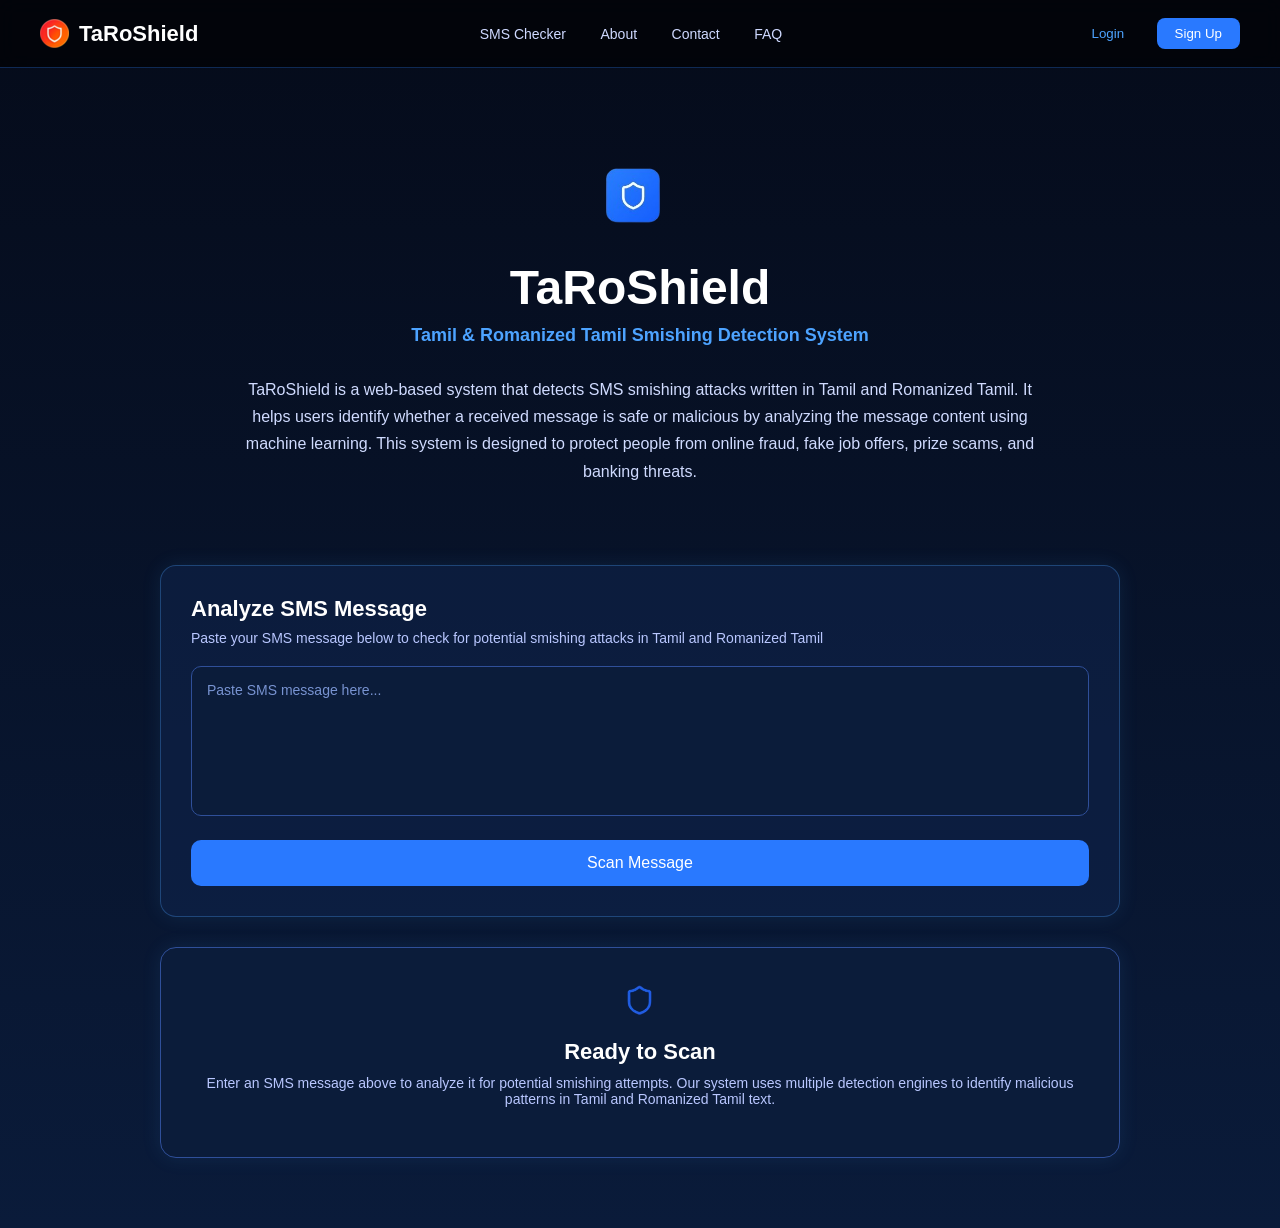
<file: index.html>
<!DOCTYPE html>
<html lang="en">
<head>
  <meta charset="UTF-8" />
  <title>TaRoShield</title>
  <meta name="viewport" content="width=device-width, initial-scale=1.0" />

  <!-- External CSS -->
  <link rel="stylesheet" href="css/style.css" />
</head>
<body>

<!-- NAVBAR -->
<div class="navbar">
  <div class="logo">
    <img src="assets/logo_nav.png" alt="TaRoShield Logo" />
    <span>TaRoShield</span>
  </div>

  <div class="menu">
    <a href="index.html">SMS Checker</a>
    <a href="about.html">About</a>
    <a href="contact.html">Contact</a>
    <a href="faq.html">FAQ</a>
  </div>

  <div class="nav-actions">
    <button class="login-btn" onclick="location.href='login.html'">Login</button>
    <button class="signup-btn" onclick="location.href='signup.html'">Sign Up</button>
  </div>
</div>

<!-- HERO -->
<div class="hero">
  <img src="assets/logo_center.png" alt="TaRoShield Main Logo" class="hero-logo" />
  <h1>TaRoShield</h1>
  <h2>Tamil & Romanized Tamil Smishing Detection System</h2>
  <p>
    TaRoShield is a web-based system that detects SMS smishing attacks written in Tamil and Romanized Tamil.
    It helps users identify whether a received message is safe or malicious by analyzing the message content
    using machine learning. This system is designed to protect people from online fraud, fake job offers,
    prize scams, and banking threats.
  </p>
</div>

<!-- CONTENT -->
<div class="container">

  <!-- SMS INPUT -->
  <div class="card">
    <h3>Analyze SMS Message</h3>
    <p>Paste your SMS message below to check for potential smishing attacks in Tamil and Romanized Tamil</p>
    <textarea id="smsText" placeholder="Paste SMS message here..."></textarea>
    <button class="scan-btn" onclick="scanMessage()">Scan Message</button>
  </div>

  <!-- RESULT -->
  <div class="card result" id="resultBox">
    <img src="assets/logo_result.png" alt="Result Logo" />
    <h4 id="resultTitle">Ready to Scan</h4>
    <p id="resultText">
      Enter an SMS message above to analyze it for potential smishing attempts.
      Our system uses multiple detection engines to identify malicious patterns in Tamil and Romanized Tamil text.
    </p>
  </div>

</div>

<!-- External JS -->
<script src="js/script.js"></script>

</body>
</html>
</file>
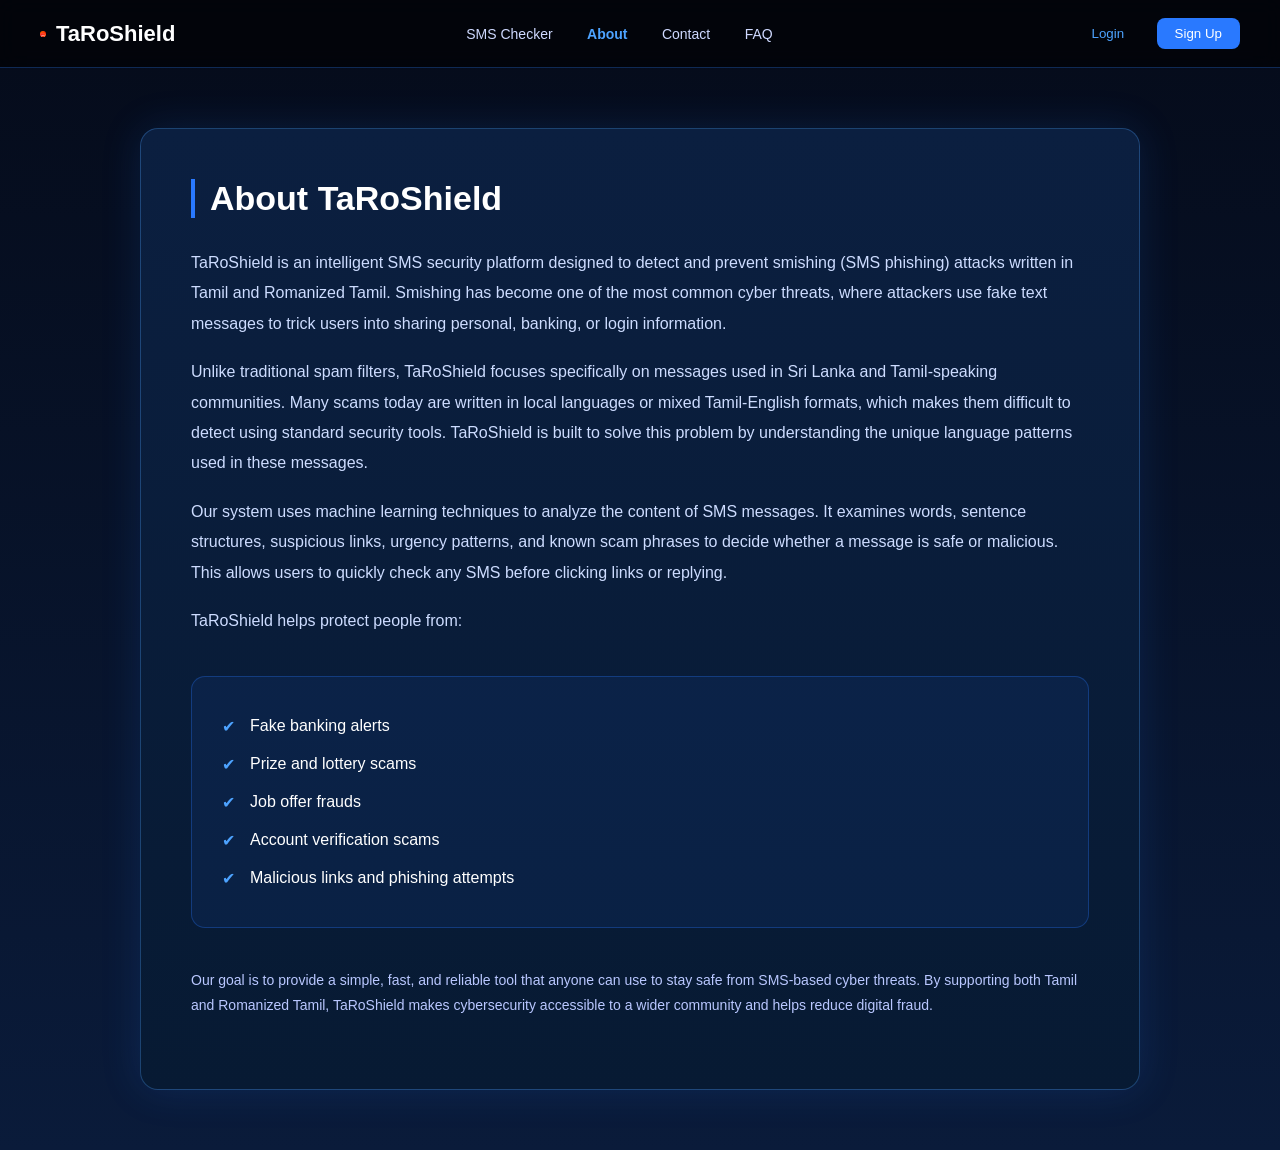
<file: about.html>
<!DOCTYPE html>
<html>
<head>
<title>About – TaRoShield</title>
<link rel="stylesheet" href="css/style.css">
</head>
<body>
    <body>

<!-- NAVBAR -->
<div class="navbar">
  <div class="logo">
    <div class="logo-icon">
      <img src="assets/logo_nav.png" />
    </div>
    <span>TaRoShield</span>
  </div>

  <div class="menu">
    <a href="index.html">SMS Checker</a>
    <a href="about.html" class="active">About</a>
    <a href="contact.html">Contact</a>
    <a href="faq.html">FAQ</a>
  </div>

  <div class="nav-actions">
    <button class="login-btn" onclick="location.href='login.html'">Login</button>
    <button class="signup-btn" onclick="location.href='signup.html'">Sign Up</button>
  </div>
</div>


<div class="card about-card">

  <h2 class="about-title">About TaRoShield</h2>

  <div class="about-text">

    <p>
    TaRoShield is an intelligent SMS security platform designed to detect and prevent smishing (SMS phishing) attacks written in Tamil and Romanized Tamil. Smishing has become one of the most common cyber threats, where attackers use fake text messages to trick users into sharing personal, banking, or login information.
    </p>

    <p>
    Unlike traditional spam filters, TaRoShield focuses specifically on messages used in Sri Lanka and Tamil-speaking communities. Many scams today are written in local languages or mixed Tamil-English formats, which makes them difficult to detect using standard security tools. TaRoShield is built to solve this problem by understanding the unique language patterns used in these messages.
    </p>

    <p>
    Our system uses machine learning techniques to analyze the content of SMS messages. It examines words, sentence structures, suspicious links, urgency patterns, and known scam phrases to decide whether a message is safe or malicious. This allows users to quickly check any SMS before clicking links or replying.
    </p>

    <p>
    TaRoShield helps protect people from:
    </p>

  </div>

  <div class="about-features">
    <ul>
      <li>Fake banking alerts</li>
      <li>Prize and lottery scams</li>
      <li>Job offer frauds</li>
      <li>Account verification scams</li>
      <li>Malicious links and phishing attempts</li>
    </ul>
  </div>

  <p class="about-footer">
    Our goal is to provide a simple, fast, and reliable tool that anyone can use to stay safe from SMS-based cyber threats. By supporting both Tamil and Romanized Tamil, TaRoShield makes cybersecurity accessible to a wider community and helps reduce digital fraud.
  </p>

</div>


</body>
</html>
</file>
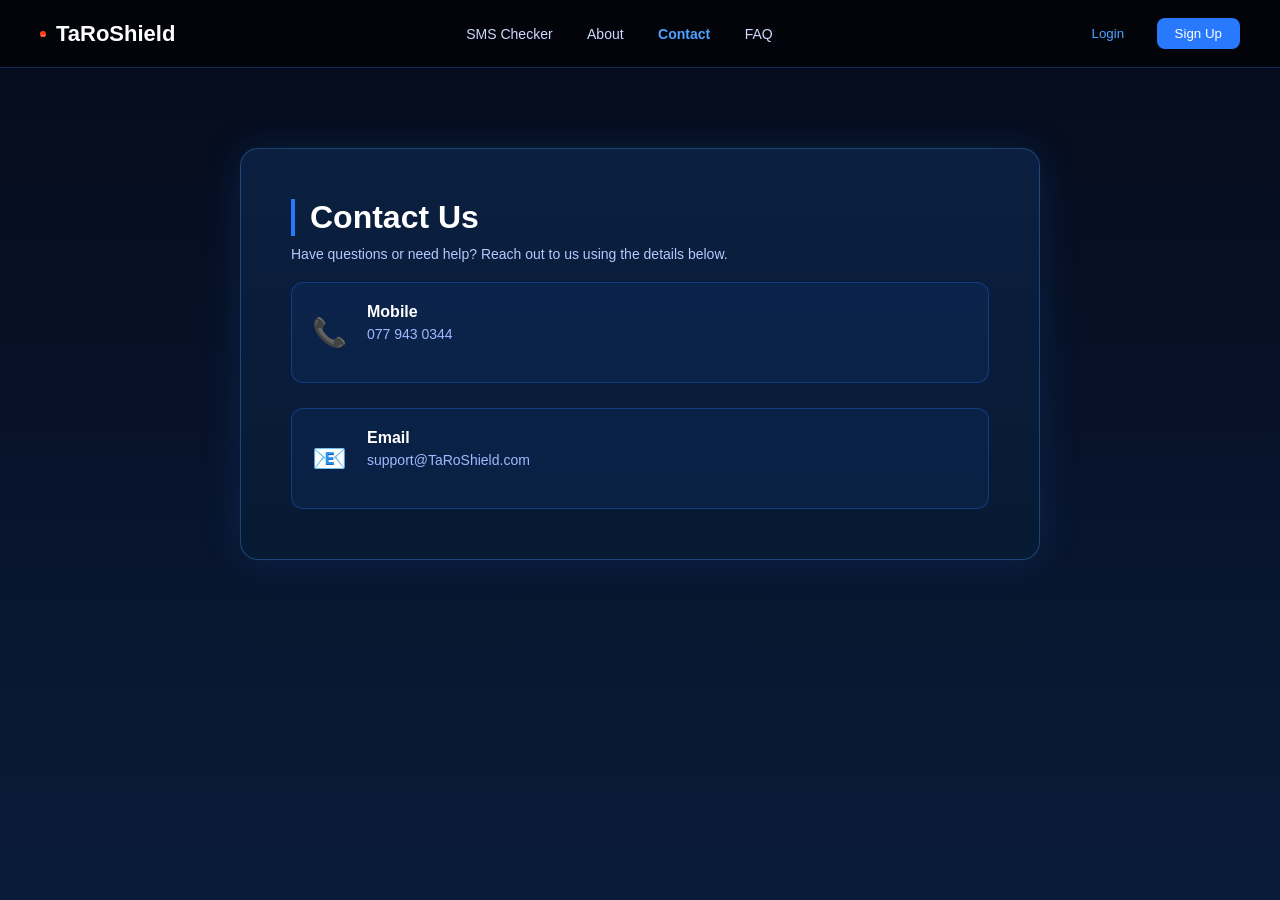
<file: contact.html>
<!DOCTYPE html>
<html>
<head>
<title>Contact – TaRoShield</title>
<link rel="stylesheet" href="css/style.css">
</head>
<body>

<div class="navbar">
  <div class="logo">
    <div class="logo-icon">
      <img src="assets/logo_nav.png" alt="TaRoShield Logo">
    </div>
    <span>TaRoShield</span>
  </div>

  <div class="menu">
    <a href="index.html">SMS Checker</a>
    <a href="about.html">About</a>
    <a href="contact.html" class="active">Contact</a>
    <a href="faq.html">FAQ</a>
  </div>

  <div class="nav-actions">
    <button class="login-btn" onclick="location.href='login.html'">Login</button>
    <button class="signup-btn" onclick="location.href='signup.html'">Sign Up</button>
  </div>
</div>


<div class="card contact-card">

  <h2 class="contact-title">Contact Us</h2>

  <p class="contact-subtitle">
    Have questions or need help? Reach out to us using the details below.
  </p>

  <div class="contact-items">

    <div class="contact-item">
      <span class="contact-icon">📞</span>
      <div>
        <strong>Mobile</strong>
        <p>077 943 0344</p>
      </div>
    </div>

    <div class="contact-item">
      <span class="contact-icon">📧</span>
      <div>
        <strong>Email</strong>
        <p>support@TaRoShield.com</p>
      </div>
    </div>

  </div>

</div>


</body>
</html>
</file>
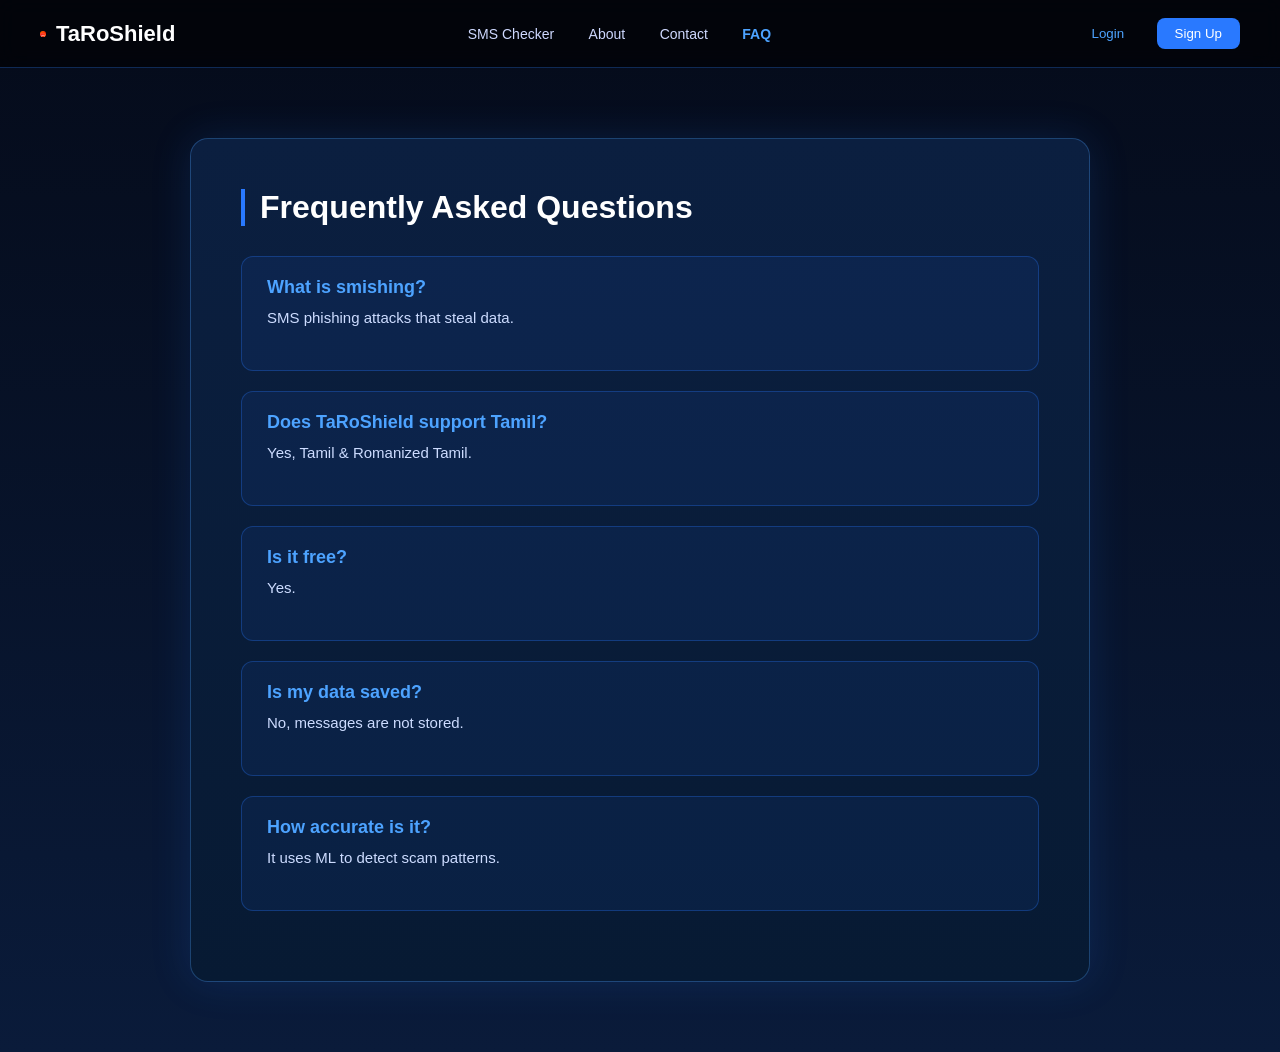
<file: faq.html>
<!DOCTYPE html>
<html>
<head>
<title>FAQ – TaRoShield</title>
<link rel="stylesheet" href="css/style.css">
</head>
<body>

<div class="navbar">
  <div class="logo">
    <div class="logo-icon">
      <img src="assets/logo_nav.png" alt="TaRoShield Logo">
    </div>
    <span>TaRoShield</span>
  </div>

  <div class="menu">
    <a href="index.html">SMS Checker</a>
    <a href="about.html">About</a>
    <a href="contact.html">Contact</a>
    <a href="faq.html" class="active">FAQ</a>
  </div>

  <div class="nav-actions">
    <button class="login-btn" onclick="location.href='login.html'">Login</button>
    <button class="signup-btn" onclick="location.href='signup.html'">Sign Up</button>
  </div>
</div>


<div class="card faq-card">

  <h2 class="faq-title">Frequently Asked Questions</h2>

  <div class="faq-item">
    <h3>What is smishing?</h3>
    <p>SMS phishing attacks that steal data.</p>
  </div>

  <div class="faq-item">
    <h3>Does TaRoShield support Tamil?</h3>
    <p>Yes, Tamil & Romanized Tamil.</p>
  </div>

  <div class="faq-item">
    <h3>Is it free?</h3>
    <p>Yes.</p>
  </div>

  <div class="faq-item">
    <h3>Is my data saved?</h3>
    <p>No, messages are not stored.</p>
  </div>

  <div class="faq-item">
    <h3>How accurate is it?</h3>
    <p>It uses ML to detect scam patterns.</p>
  </div>

</div>

</body>
</html>
</file>
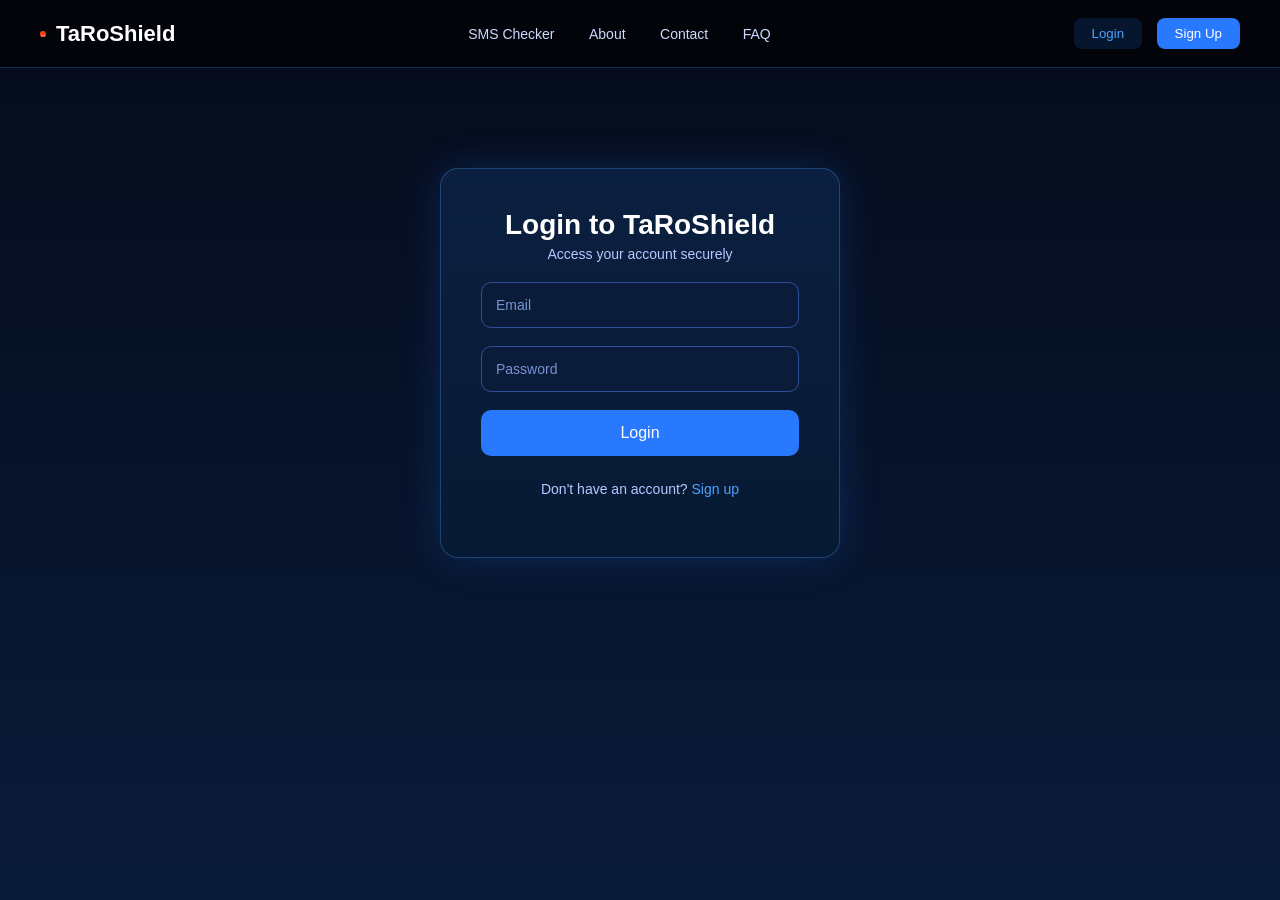
<file: login.html>
<!DOCTYPE html>
<html>
<head>
<title>Login – TaRoShield</title>
<link rel="stylesheet" href="css/style.css">
</head>
<body>
<div class="navbar">
  <div class="logo">
    <div class="logo-icon"><img src="assets/logo_nav.png" alt="TaRoShield Logo"></div>
    <span>TaRoShield</span>
  </div>
  <div class="menu">
    <a href="index.html">SMS Checker</a>
    <a href="about.html">About</a>
    <a href="contact.html">Contact</a>
    <a href="faq.html">FAQ</a>
  </div>
  <div class="nav-actions">
    <button class="login-btn active" onclick="location.href='login.html'">Login</button>
    <button class="signup-btn" onclick="location.href='signup.html'">Sign Up</button>
  </div>
</div>

<div class="card login-card">
  <h2 class="login-title">Login to TaRoShield</h2>
  <p class="login-subtitle">Access your account securely</p>

  <!-- Message box -->
  <div id="msgBox" style="display:none; padding:12px; border-radius:8px; margin-bottom:16px; font-size:14px; text-align:center;"></div>

  <div class="login-form">
    <input type="email" id="email" placeholder="Email" required>
    <input type="password" id="password" placeholder="Password" required>
    <button class="login-submit" id="loginBtn" onclick="doLogin()">Login</button>
  </div>

  <p class="login-footer">
    Don't have an account? <a href="signup.html">Sign up</a>
  </p>
</div>

<script>
async function doLogin() {
  const email = document.getElementById("email").value.trim();
  const password = document.getElementById("password").value.trim();
  const btn = document.getElementById("loginBtn");

  if (!email || !password) {
    showMsg("Please enter your email and password.", "error");
    return;
  }

  btn.disabled = true;
  btn.textContent = "Logging in...";

  try {
    const res = await fetch("http://127.0.0.1:5000/login", {
      method: "POST",
      headers: { "Content-Type": "application/json" },
      credentials: "include",
      body: JSON.stringify({ email, password })
    });

    const data = await res.json();

    if (data.success) {
      showMsg("✅ " + data.message, "success");
      // Save name to show on main page
      localStorage.setItem("user_name", data.full_name);
      localStorage.setItem("user_email", data.email);
      setTimeout(() => location.href = "index.html", 1000);
    } else {
      showMsg("❌ " + data.message, "error");
      btn.disabled = false;
      btn.textContent = "Login";
    }
  } catch (err) {
    showMsg("❌ Cannot connect to server. Make sure Flask is running.", "error");
    btn.disabled = false;
    btn.textContent = "Login";
  }
}

function showMsg(text, type) {
  const box = document.getElementById("msgBox");
  box.textContent = text;
  box.style.display = "block";
  box.style.background = type === "success" ? "rgba(46,204,113,0.15)" : "rgba(231,76,60,0.15)";
  box.style.border = type === "success" ? "1px solid #2ecc71" : "1px solid #e74c3c";
  box.style.color = type === "success" ? "#2ecc71" : "#e74c3c";
}

document.addEventListener("keydown", e => { if (e.key === "Enter") doLogin(); });
</script>
</body>
</html>
</file>
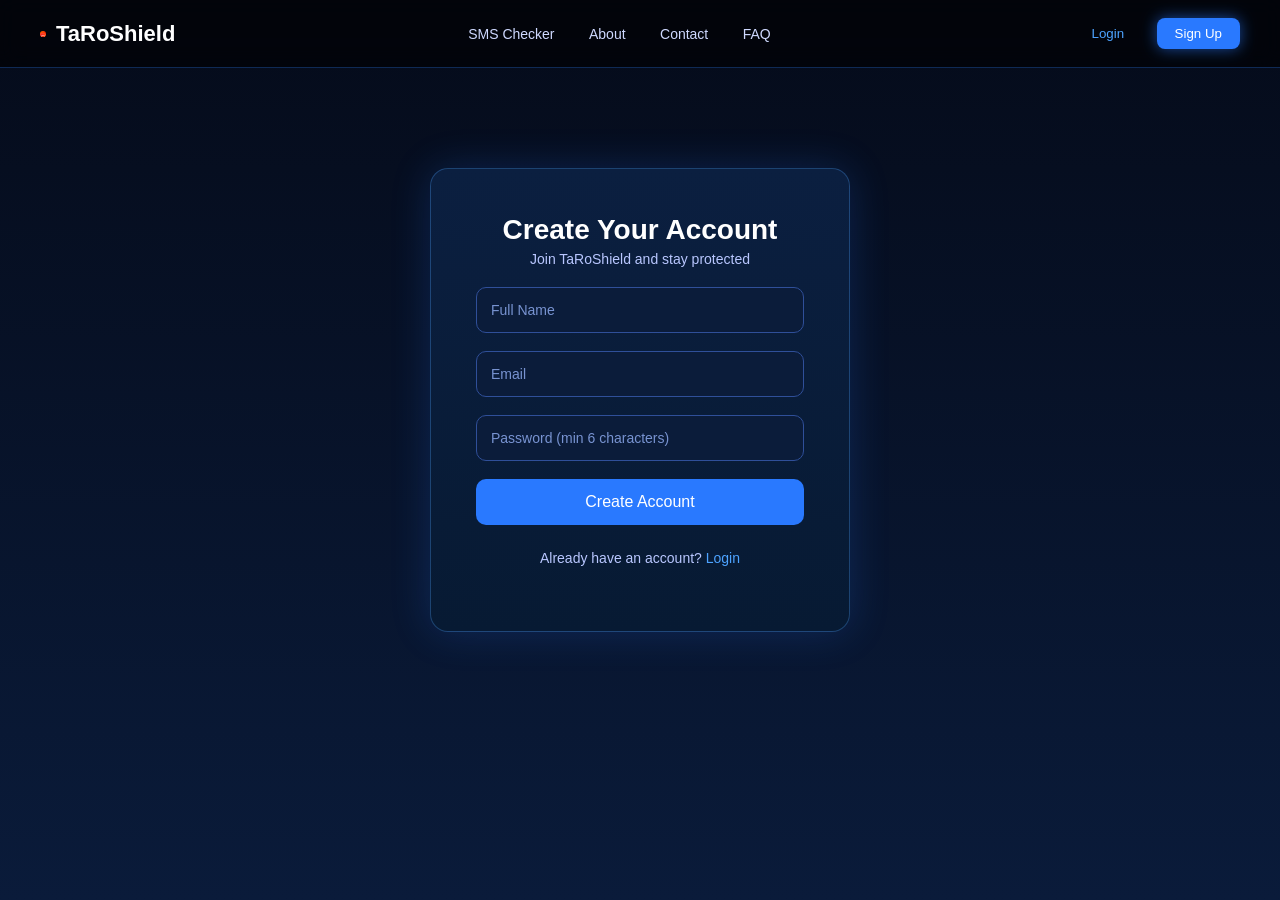
<file: signup.html>
<!DOCTYPE html>
<html>
<head>
<title>Sign Up – TaRoShield</title>
<link rel="stylesheet" href="css/style.css">
</head>
<body>
<div class="navbar">
  <div class="logo">
    <div class="logo-icon"><img src="assets/logo_nav.png" alt="TaRoShield Logo"></div>
    <span>TaRoShield</span>
  </div>
  <div class="menu">
    <a href="index.html">SMS Checker</a>
    <a href="about.html">About</a>
    <a href="contact.html">Contact</a>
    <a href="faq.html">FAQ</a>
  </div>
  <div class="nav-actions">
    <button class="login-btn" onclick="location.href='login.html'">Login</button>
    <button class="signup-btn active" onclick="location.href='signup.html'">Sign Up</button>
  </div>
</div>

<div class="card signup-card">
  <h2 class="signup-title">Create Your Account</h2>
  <p class="signup-subtitle">Join TaRoShield and stay protected</p>

  <!-- Message box -->
  <div id="msgBox" style="display:none; padding:12px; border-radius:8px; margin-bottom:16px; font-size:14px; text-align:center;"></div>

  <div class="signup-form">
    <input type="text" id="fullName" placeholder="Full Name" required>
    <input type="email" id="email" placeholder="Email" required>
    <input type="password" id="password" placeholder="Password (min 6 characters)" required>
    <button class="signup-submit" id="signupBtn" onclick="doSignup()">Create Account</button>
  </div>

  <p class="signup-footer">
    Already have an account? <a href="login.html">Login</a>
  </p>
</div>

<script>
async function doSignup() {
  const full_name = document.getElementById("fullName").value.trim();
  const email = document.getElementById("email").value.trim();
  const password = document.getElementById("password").value.trim();
  const btn = document.getElementById("signupBtn");
  const msgBox = document.getElementById("msgBox");

  if (!full_name || !email || !password) {
    showMsg("Please fill in all fields.", "error");
    return;
  }

  btn.disabled = true;
  btn.textContent = "Creating account...";

  try {
    const res = await fetch("http://127.0.0.1:5000/signup", {
      method: "POST",
      headers: { "Content-Type": "application/json" },
      body: JSON.stringify({ full_name, email, password })
    });

    const data = await res.json();

    if (data.success) {
      showMsg("✅ " + data.message, "success");
      setTimeout(() => location.href = "login.html", 1500);
    } else {
      showMsg("❌ " + data.message, "error");
      btn.disabled = false;
      btn.textContent = "Create Account";
    }
  } catch (err) {
    showMsg("❌ Cannot connect to server. Make sure Flask is running.", "error");
    btn.disabled = false;
    btn.textContent = "Create Account";
  }
}

function showMsg(text, type) {
  const box = document.getElementById("msgBox");
  box.textContent = text;
  box.style.display = "block";
  box.style.background = type === "success" ? "rgba(46,204,113,0.15)" : "rgba(231,76,60,0.15)";
  box.style.border = type === "success" ? "1px solid #2ecc71" : "1px solid #e74c3c";
  box.style.color = type === "success" ? "#2ecc71" : "#e74c3c";
}

// Allow Enter key
document.addEventListener("keydown", e => { if (e.key === "Enter") doSignup(); });
</script>
</body>
</html>
</file>
<file: css/style.css>
* {
  box-sizing: border-box;
  margin: 0;
  padding: 0;
  font-family: "Segoe UI", Tahoma, Geneva, Verdana, sans-serif;
}

body {
  background: linear-gradient(180deg, #050b1a, #0a1b3a);
  color: #ffffff;
  min-height: 100vh;
}

/* NAVBAR */
.navbar {
  height: 68px;
  display: flex;
  justify-content: space-between;
  align-items: center;
  padding: 0 40px;
  background: rgba(0, 0, 0, 0.6);
  backdrop-filter: blur(10px);
  border-bottom: 1px solid #0f2a55;
  
}

.logo {
  display: flex;
  align-items: center;
  gap: 10px;
  font-size: 22px;
  font-weight: 600;
  color: #ffffff;
}

.logo-icon {
  width: 6px;
  height: 6px;
  background: linear-gradient(135deg, #ff6a00, #ff0000);
  border-radius: 50%;
  display: flex;
  align-items: center;
  justify-content: center;
  overflow: hidden;   /* THIS cuts the transparent padding */
}

.logo-icon img {
  width: 140%;        /* zoom into the real shield */
  height: 140%;
  object-fit: contain;
  transform: translateY(4px);   /* centers the shield */
}

.logo-icon:hover {
  box-shadow: 0 0 20px rgba(255, 120, 40, 1);
}




.menu a {
  margin: 0 15px;
  text-decoration: none;
  color: #cfd9ff;
  font-size: 14px;
}

.menu a:hover {
  color: #4da3ff;
}

.nav-actions button {
  margin-left: 10px;
  padding: 8px 18px;
  border-radius: 8px;
  border: none;
  cursor: pointer;
  font-weight: 500;
}

.login-btn {
  background: transparent;
  border: 1px solid #4da3ff;
  color: #4da3ff;
}

.signup-btn {
  background: #2979ff;
  color: white;
}

/* HERO */
.hero {
  text-align: center;
  padding: 80px 20px 40px;
}

.hero-logo {
  width: 120px;
  max-width: 40vw;
  margin-bottom: 20px;
}

.hero h1 {
  font-size: 48px;
  margin-bottom: 10px;
}

.hero h2 {
  font-size: 18px;
  color: #4da3ff;
  margin-bottom: 30px;
}

.hero p {
  max-width: 800px;
  margin: auto;
  font-size: 16px;
  color: #d0dbff;
  line-height: 1.7;
}

/* CARDS */
.container {
  max-width: 1000px;
  margin: auto;
  padding: 40px 20px;
}

.card {
  background: rgba(15, 35, 75, 0.6);
  border-radius: 16px;
  padding: 30px;
  margin-bottom: 30px;
  border: 1px solid rgba(77, 163, 255, 0.3);
  box-shadow: 0 0 20px rgba(77, 163, 255, 0.1);
}

.card h3 {
  font-size: 22px;
  margin-bottom: 8px;
}

.card p {
  font-size: 14px;
  color: #b9c7ff;
  margin-bottom: 20px;
}

textarea {
  width: 100%;
  height: 150px;
  background: #0b1c3a;
  border: 1px solid #2f4f99;
  border-radius: 10px;
  padding: 15px;
  color: white;
  font-size: 14px;
  resize: none;
  outline: none;
}

textarea::placeholder {
  color: #7893d1;
}

.scan-btn {
  width: 100%;
  margin-top: 20px;
  padding: 14px;
  background: #2979ff;
  border: none;
  border-radius: 10px;
  color: white;
  font-size: 16px;
  cursor: pointer;
}

.scan-btn:hover {
  background: #3b8cff;
}

/* RESULT */
.result {
  text-align: center;
  padding: 30px;
  border-radius: 16px;
  background: #0b1c3a;
  border: 1px solid #2f4f99;
}

.result img {
  width: 60px;
  max-width: 25vw;
  margin-bottom: 12px;
}

.result h4 {
  font-size: 22px;
  margin-bottom: 10px;
}

.safe {
  border-color: #2ecc71;
  background: rgba(46, 204, 113, 0.15);
}

.danger {
  border-color: #e74c3c;
  background: rgba(231, 76, 60, 0.15);
}

.loading {
  opacity: 0.6;
}

/* MOBILE */
@media (max-width: 768px) {
  .navbar {
    flex-direction: column;
    gap: 10px;
  }

  .menu {
    display: none;
  }

  .hero h1 {
    font-size: 36px;
  }

  .hero-logo {
    width: 90px;
  }
}

.about-card {
  max-width: 1000px;
  margin: 60px auto;
  padding: 50px;
  background: linear-gradient(180deg, #0b1f40, #071a33);
  border-radius: 18px;
  box-shadow: 0 0 40px rgba(41, 121, 255, 0.15);
}

.about-title {
  font-size: 34px;
  margin-bottom: 30px;
  color: #ffffff;
  border-left: 4px solid #2979ff;
  padding-left: 15px;
}

.about-text p {
  font-size: 16px;
  line-height: 1.9;
  color: #cddcff;
  margin-bottom: 18px;
}

.about-features {
  margin: 40px 0;
  padding: 30px;
  background: rgba(41, 121, 255, 0.08);
  border-radius: 14px;
  border: 1px solid rgba(41, 121, 255, 0.3);
}

.about-features ul {
  list-style: none;
  padding: 0;
}

.about-features li {
  font-size: 16px;
  padding: 10px 0;
  padding-left: 28px;
  color: #ffffff;
  position: relative;
}

.about-features li::before {
  content: "✔";
  color: #4da3ff;
  position: absolute;
  left: 0;
}

.about-footer {
  font-size: 16px;
  color: #bcd1ff;
  margin-top: 30px;
  line-height: 1.8;
}
.menu a.active {
  color: #4da3ff;
  font-weight: 600;
}

/* contactpart */

.contact-card {
  max-width: 800px;
  margin: 80px auto;
  padding: 50px;
  background: linear-gradient(180deg, #0b1f40, #071a33);
  border-radius: 18px;
  box-shadow: 0 0 40px rgba(41, 121, 255, 0.15);
}

.contact-title {
  font-size: 32px;
  margin-bottom: 10px;
  color: #ffffff;
  border-left: 4px solid #2979ff;
  padding-left: 15px;
}

.contact-subtitle {
  color: #bcd1ff;
  margin-bottom: 30px;
  font-size: 15px;
}

.contact-items {
  display: flex;
  flex-direction: column;
  gap: 25px;
}

.contact-item {
  display: flex;
  align-items: center;
  gap: 20px;
  background: rgba(41, 121, 255, 0.08);
  padding: 20px;
  border-radius: 12px;
  border: 1px solid rgba(41, 121, 255, 0.3);
}

.contact-icon {
  font-size: 28px;
}

.contact-item strong {
  color: #ffffff;
  font-size: 16px;
}

.contact-item p {
  color: #9fbaff;
  margin-top: 5px;
}

/* FAQ part*/
.faq-card {
  max-width: 900px;
  margin: 70px auto;
  padding: 50px;
  background: linear-gradient(180deg, #0b1f40, #071a33);
  border-radius: 18px;
  box-shadow: 0 0 40px rgba(41, 121, 255, 0.15);
}

.faq-title {
  font-size: 32px;
  margin-bottom: 30px;
  color: #ffffff;
  border-left: 4px solid #2979ff;
  padding-left: 15px;
}

.faq-item {
  padding: 20px 25px;
  margin-bottom: 20px;
  background: rgba(41, 121, 255, 0.08);
  border-radius: 12px;
  border: 1px solid rgba(41, 121, 255, 0.3);
}

.faq-item h3 {
  font-size: 18px;
  color: #4da3ff;
  margin-bottom: 8px;
}

.faq-item p {
  font-size: 15px;
  color: #cddcff;
  line-height: 1.6;
}


/*Login page*/

.login-card {
  max-width: 400px;
  margin: 100px auto;
  padding: 40px;
  background: linear-gradient(180deg, #0b1f40, #071a33);
  border-radius: 18px;
  box-shadow: 0 0 40px rgba(41, 121, 255, 0.2);
  text-align: center;
}

.login-title {
  font-size: 28px;
  margin-bottom: 5px;
  color: #ffffff;
}

.login-subtitle {
  font-size: 14px;
  color: #bcd1ff;
  margin-bottom: 30px;
}

.login-form {
  display: flex;
  flex-direction: column;
  gap: 18px;
}

.login-form input {
  padding: 14px;
  border-radius: 10px;
  border: 1px solid #2f4f99;
  background: #0b1c3a;
  color: #ffffff;
  font-size: 14px;
}

.login-form input::placeholder {
  color: #7893d1;
}

.login-submit {
  padding: 14px;
  background: #2979ff;
  border: none;
  border-radius: 10px;
  color: #ffffff;
  font-size: 16px;
  cursor: pointer;
}

.login-submit:hover {
  background: #3b8cff;
}

.login-footer {
  margin-top: 25px;
  font-size: 14px;
  color: #bcd1ff;
}

.login-footer a {
  color: #4da3ff;
  text-decoration: none;
}

.login-btn.active {
  background: rgba(41,121,255,0.15);
  border-color: #2979ff;
}

/*Signup page*/

.signup-card {
  max-width: 420px;
  margin: 100px auto;
  padding: 45px;
  background: linear-gradient(180deg, #0b1f40, #071a33);
  border-radius: 18px;
  box-shadow: 0 0 40px rgba(41, 121, 255, 0.2);
  text-align: center;
}

.signup-title {
  font-size: 28px;
  color: #ffffff;
  margin-bottom: 5px;
}

.signup-subtitle {
  font-size: 14px;
  color: #bcd1ff;
  margin-bottom: 30px;
}

.signup-form {
  display: flex;
  flex-direction: column;
  gap: 18px;
}

.signup-form input {
  padding: 14px;
  border-radius: 10px;
  border: 1px solid #2f4f99;
  background: #0b1c3a;
  color: #ffffff;
  font-size: 14px;
}

.signup-form input::placeholder {
  color: #7893d1;
}

.signup-submit {
  padding: 14px;
  background: #2979ff;
  border: none;
  border-radius: 10px;
  color: #ffffff;
  font-size: 16px;
  cursor: pointer;
}

.signup-submit:hover {
  background: #3b8cff;
}

.signup-footer {
  margin-top: 25px;
  font-size: 14px;
  color: #bcd1ff;
}

.signup-footer a {
  color: #4da3ff;
  text-decoration: none;
}

.signup-btn.active {
  background: #2979ff;
  color: #fff;
  box-shadow: 0 0 15px rgba(41,121,255,0.6);
}
</file>
